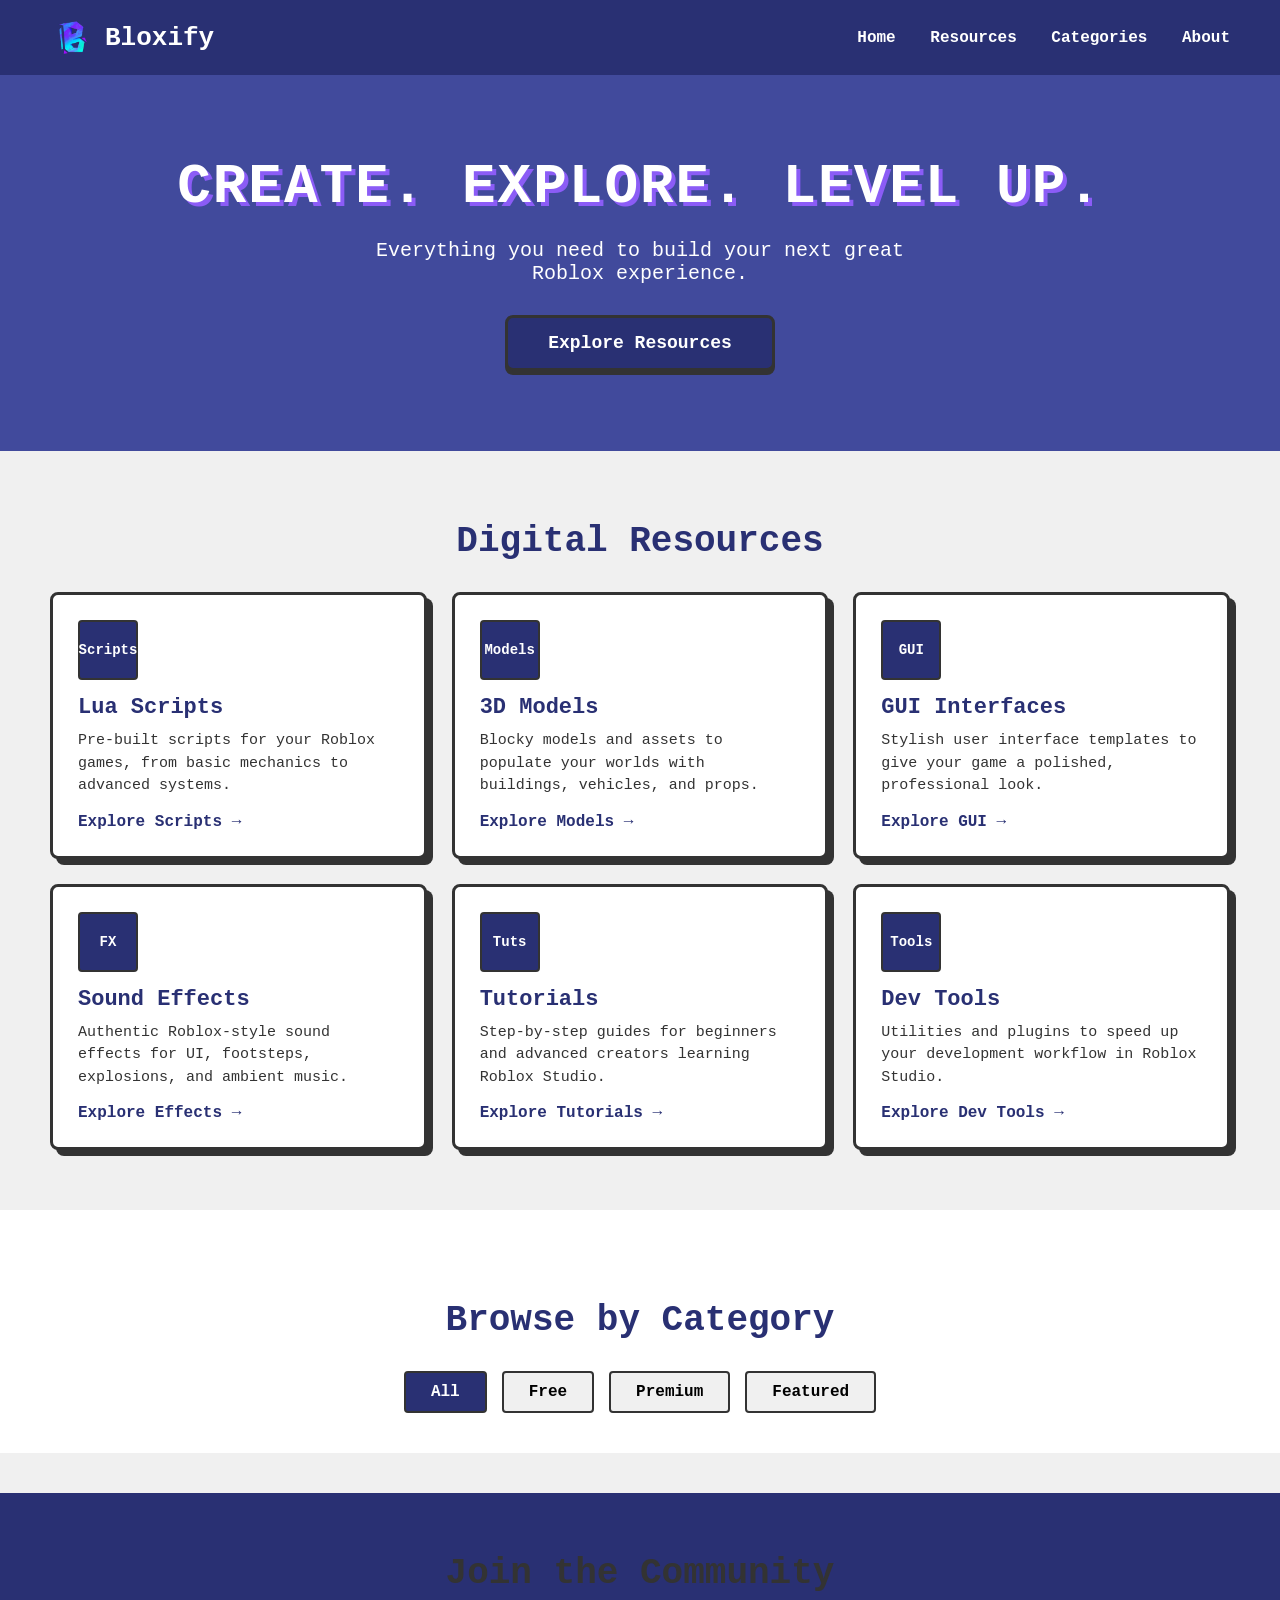
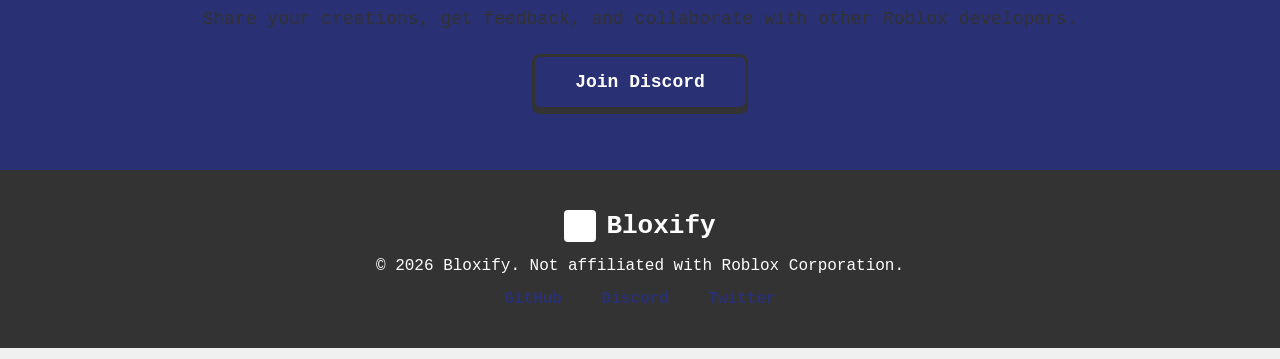
<file: index.html>
<!DOCTYPE html>
<html lang="en">
<head>
    <meta charset="UTF-8">
    <meta name="viewport" content="width=device-width, initial-scale=1.0">
    <title>Bloxify - Digital Resources</title>
    <link rel="stylesheet" href="style.css">
    <link href="https://fonts.googleapis.com/css2?family=Roboto:wght@400;700;900&display=swap" rel="stylesheet">
    <link rel="stylesheet" href="../style.css">
</head>
<body>
    <header class="navbar">
<div class="logo">
    <img src="images/bloxify-logo.png" alt="Bloxify Logo">
    <span>Bloxify</span>
</div>
        <nav class="nav-links">
            <a href="#home">Home</a>
            <a href="#resources">Resources</a>
            <a href="#categories">Categories</a>
            <a href="#about">About</a>
        </nav>
    </header>

    <section class="hero">
        <div class="hero-content">
           <h1>CREATE. EXPLORE. LEVEL UP.</h1>
<p>
    Everything you need to build your next
    great Roblox experience.
</p> 
           
            <a href="#resources" class="btn-primary">Explore Resources</a>
        </div>
    </section>

    <section id="resources" class="resources">
        <h2 class="section-title">Digital Resources</h2>
        <div class="resource-grid">
            
<div class="resource-card">
    <div class="card-icon">Scripts</div>
    <h3>Lua Scripts</h3>
    <p>Pre-built scripts for your Roblox games, from basic mechanics to advanced systems.</p>
    <a href="resources/scripts.html" class="card-link">Explore Scripts &rarr;</a>
</div>

        <div class="resource-card">
                <div class="card-icon">Models</div>
                <h3>3D Models</h3>
                <p>Blocky models and assets to populate your worlds with buildings, vehicles, and props.</p>
                <a href="resources/models.html" class="card-link">Explore Models &rarr;</a>
            </div>
            <div class="resource-card">
                <div class="card-icon">GUI</div>
                <h3>GUI Interfaces</h3>
                <p>Stylish user interface templates to give your game a polished, professional look.</p>
               <a href="resources/gui.html" class="card-link">Explore GUI &rarr;</a>
            </div>
            <div class="resource-card">
                <div class="card-icon">FX</div>
                <h3>Sound Effects</h3>
                <p>Authentic Roblox-style sound effects for UI, footsteps, explosions, and ambient music.</p>
               <a href="resources/effects.html" class="card-link">Explore Effects &rarr;</a>

            </div>
            <div class="resource-card">
                <div class="card-icon">Tuts</div>
                <h3>Tutorials</h3>
                <p>Step-by-step guides for beginners and advanced creators learning Roblox Studio.</p>
<a href="resources/tutorials.html" class="card-link">Explore Tutorials &rarr;</a>
            </div>
            <div class="resource-card">
                <div class="card-icon">Tools</div>
                <h3>Dev Tools</h3>
                <p>Utilities and plugins to speed up your development workflow in Roblox Studio.</p>
                <a href="resources/devtools.html" class="card-link">Explore Dev Tools &rarr;</a>
            </div>
        </div>
    </section>

    <section id="categories" class="categories">
        <h2 class="section-title">Browse by Category</h2>
        <div class="category-tabs">
            <button class="cat-tab active">All</button>
            <button class="cat-tab">Free</button>
            <button class="cat-tab">Premium</button>
            <button class="cat-tab">Featured</button>
        </div>
    </section>

    <section class="cta">
        <h2>Join the Community</h2>
        <p>Share your creations, get feedback, and collaborate with other Roblox developers.</p>
        <a href="#" class="btn-primary">Join Discord</a>
    </section>

    <footer class="footer">
        <div class="footer-content">
            <div class="logo">
                <div class="block-icon"></div>
                <span>Bloxify</span>
            </div>
            <p>&copy; 2026 Bloxify. Not affiliated with Roblox Corporation.</p>
            <div class="social-links">
                <a href="#">GitHub</a>
                <a href="#">Discord</a>
                <a href="#">Twitter</a>
            </div>
        </div>
    </footer>

    <script src="script.js"></script>
</body>
</html>
</file>
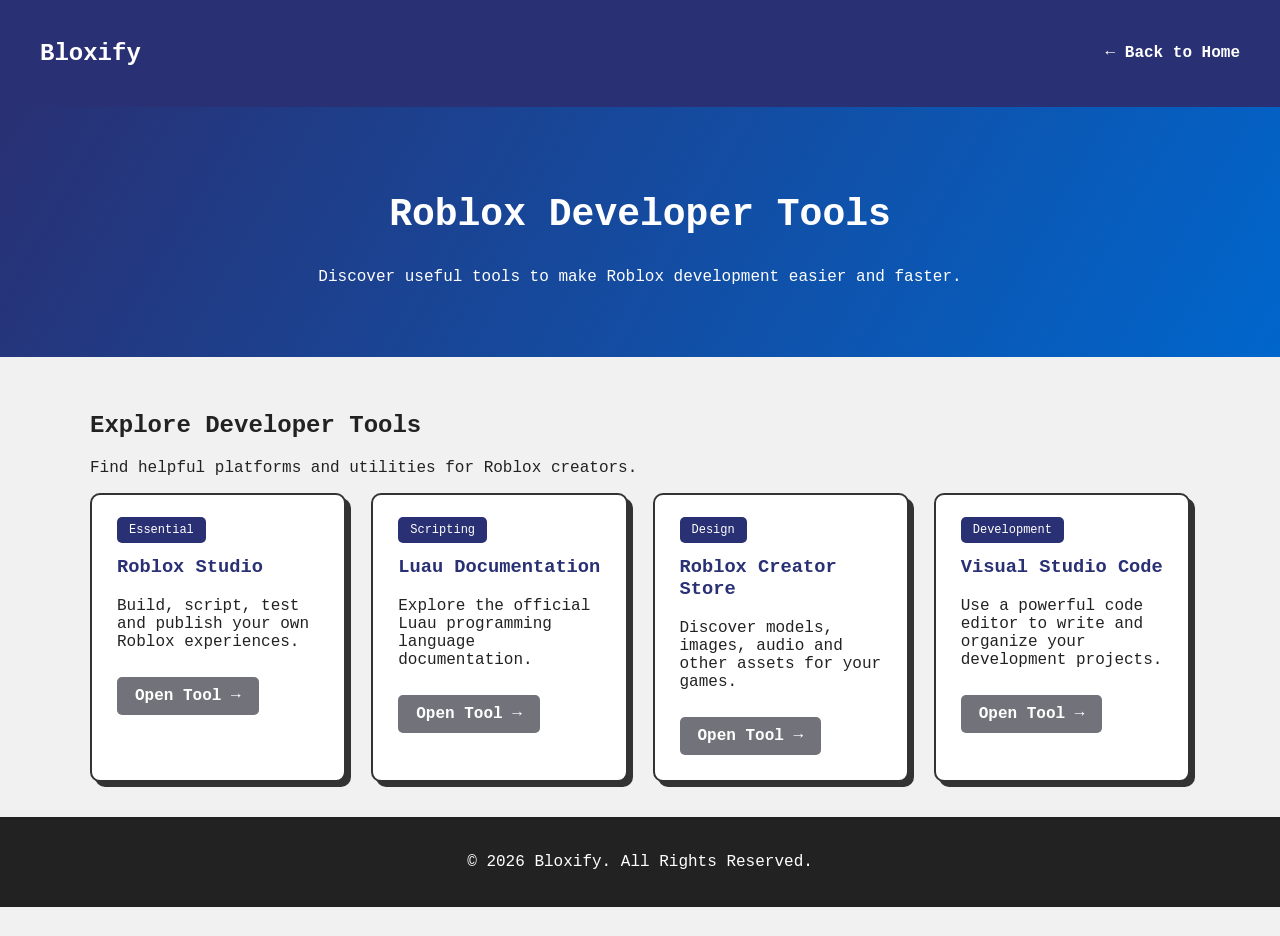
<file: resources/devtools.html>
<!DOCTYPE html>
<html lang="en">
<head>
    <meta charset="UTF-8">
    <meta name="viewport" content="width=device-width, initial-scale=1.0">

    <title>Developer Tools | Bloxify</title>

    <style>
        body {
            margin: 0;
            font-family: Oxanium, Monospace;
            background: #f1f1f1;
            color: #222;
        }

        header {
            background: #293073;
            color: white;
            padding: 20px 40px;
            display: flex;
            justify-content: space-between;
            align-items: center;
        }

        header a {
            color: white;
            text-decoration: none;
            font-weight: bold;
        }

        .hero {
            background: linear-gradient(120deg, #293073, #0066cc);
            color: white;
            text-align: center;
            padding: 55px 20px;
        }

        .hero h1 {
            font-size: 38px;
        }

        .container {
            max-width: 1100px;
            margin: auto;
            padding: 35px 20px;
        }

        .resource-grid {
            display: grid;
            grid-template-columns:
                repeat(auto-fit, minmax(250px, 1fr));
            gap: 25px;
        }

        .card {
            background: white;
            padding: 25px;
            border: 2px solid #333;
            border-radius: 10px;
            box-shadow: 5px 5px #333;
        }

        .card h3 {
            color: #293073;
        }

        .tag {
            background: #293073;
            color: white;
            padding: 6px 12px;
            border-radius: 5px;
            font-size: 12px;
        }

        .card a {
            display: inline-block;
            background: #72727a;
            color: #ffffff;
            padding: 10px 18px;
            text-decoration: none;
            border-radius: 5px;
            font-weight: bold;
            margin-top: 10px;
        }

        .card a:hover {
            background: #293073;
        }

        footer {
            background: #222;
            color: white;
            text-align: center;
            padding: 20px;
        }
    </style>
</head>

<body>

<header>
    <h2>Bloxify</h2>
    <a href="../index.html">← Back to Home</a>
</header>

<section class="hero">
    <h1>Roblox Developer Tools</h1>
    <p>Discover useful tools to make Roblox development easier and faster.</p>
</section>

<main class="container">

    <h2>Explore Developer Tools</h2>
    <p>Find helpful platforms and utilities for Roblox creators.</p>

    <div class="resource-grid">

        <div class="card">
            <span class="tag">Essential</span>
            <h3>Roblox Studio</h3>
            <p>Build, script, test and publish your own Roblox experiences.</p>
            <a href="https://create.roblox.com/"
               target="_blank">Open Tool →</a>
        </div>

        <div class="card">
            <span class="tag">Scripting</span>
            <h3>Luau Documentation</h3>
            <p>Explore the official Luau programming language documentation.</p>
            <a href="https://luau.org/"
               target="_blank">Open Tool →</a>
        </div>

        <div class="card">
            <span class="tag">Design</span>
            <h3>Roblox Creator Store</h3>
            <p>Discover models, images, audio and other assets for your games.</p>
            <a href="https://create.roblox.com/store"
               target="_blank">Open Tool →</a>
        </div>

        <div class="card">
            <span class="tag">Development</span>
            <h3>Visual Studio Code</h3>
            <p>Use a powerful code editor to write and organize your development projects.</p>
            <a href="https://code.visualstudio.com/"
               target="_blank">Open Tool →</a>
        </div>

    </div>

</main>

<footer>
    <p>© 2026 Bloxify. All Rights Reserved.</p>
</footer>

</body>
</html>
</file>
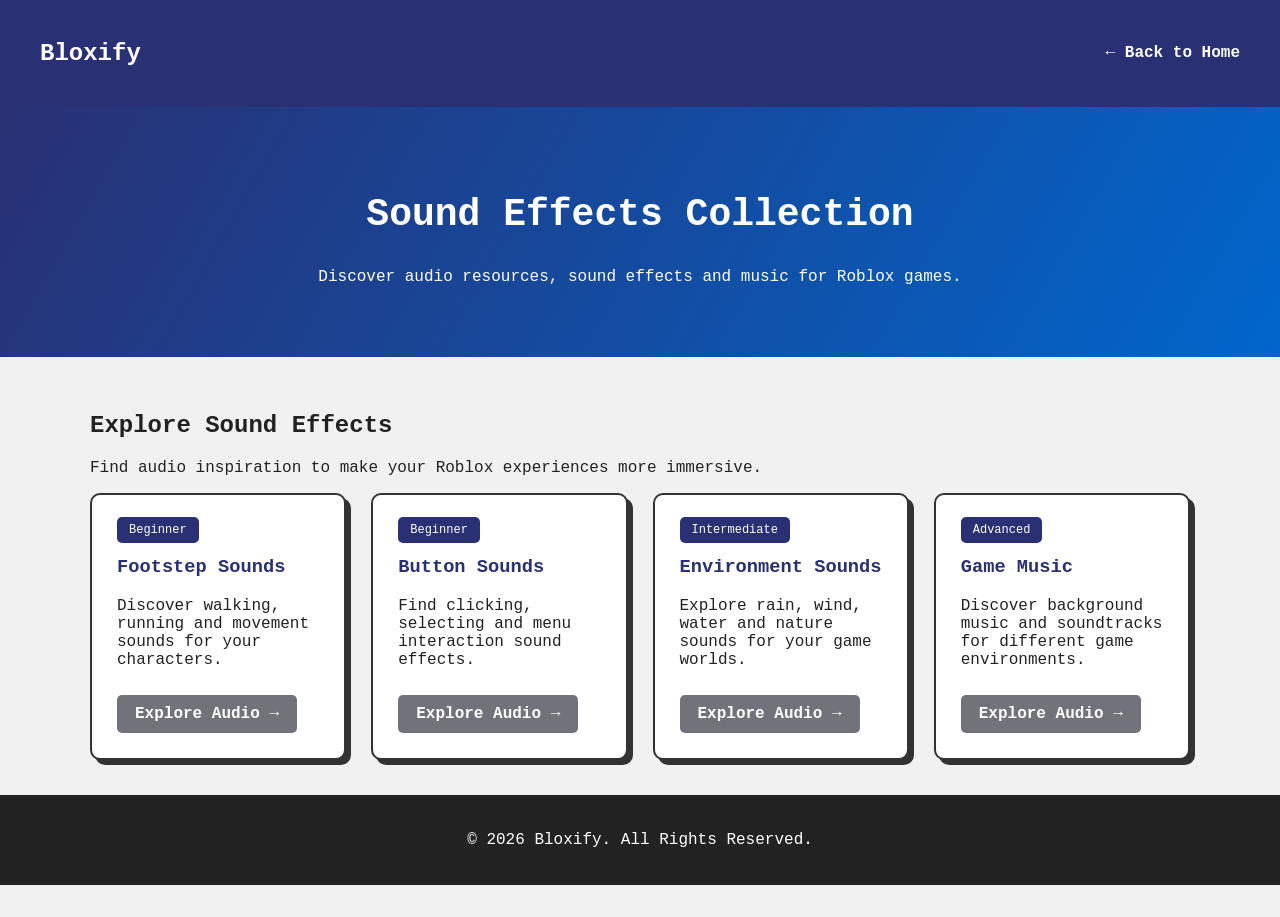
<file: resources/effects.html>
<!DOCTYPE html>
<html lang="en">
<head>
    <meta charset="UTF-8">
    <meta name="viewport" content="width=device-width, initial-scale=1.0">

    <title>Sound Effects | Bloxify</title>

    <style>
        body {
            margin: 0;
            font-family: Oxanium, Monospace;
            background: #f1f1f1;
            color: #222;
        }

        header {
            background: #293073;
            color: white;
            padding: 20px 40px;
            display: flex;
            justify-content: space-between;
            align-items: center;
        }

        header a {
            color: white;
            text-decoration: none;
            font-weight: bold;
        }

        .hero {
            background: linear-gradient(120deg, #293073, #0066cc);
            color: white;
            text-align: center;
            padding: 55px 20px;
        }

        .hero h1 {
            font-size: 38px;
        }

        .container {
            max-width: 1100px;
            margin: auto;
            padding: 35px 20px;
        }

        .resource-grid {
            display: grid;
            grid-template-columns:
                repeat(auto-fit, minmax(250px, 1fr));
            gap: 25px;
        }

        .card {
            background: white;
            padding: 25px;
            border: 2px solid #333;
            border-radius: 10px;
            box-shadow: 5px 5px #333;
        }

        .card h3 {
            color: #293073;
        }

        .tag {
            background: #293073;
            color: white;
            padding: 6px 12px;
            border-radius: 5px;
            font-size: 12px;
        }

        .card a {
            display: inline-block;
            background: #72727a;
            color: #ffffff;
            padding: 10px 18px;
            text-decoration: none;
            border-radius: 5px;
            font-weight: bold;
            margin-top: 10px;
        }

        .card a:hover {
            background: #293073;
        }

        footer {
            background: #222;
            color: white;
            text-align: center;
            padding: 20px;
        }
    </style>
</head>

<body>

<header>
    <h2>Bloxify</h2>
    <a href="index.html">← Back to Home</a>
</header>

<section class="hero">
    <h1>Sound Effects Collection</h1>
    <p>Discover audio resources, sound effects and music for Roblox games.</p>
</section>

<main class="container">

    <h2>Explore Sound Effects</h2>
    <p>Find audio inspiration to make your Roblox experiences more immersive.</p>

    <div class="resource-grid">

        <div class="card">
            <span class="tag">Beginner</span>
            <h3>Footstep Sounds</h3>
            <p>Discover walking, running and movement sounds for your characters.</p>
            <a href="https://create.roblox.com/store/audio"
               target="_blank">Explore Audio →</a>
        </div>

        <div class="card">
            <span class="tag">Beginner</span>
            <h3>Button Sounds</h3>
            <p>Find clicking, selecting and menu interaction sound effects.</p>
            <a href="https://create.roblox.com/store/audio"
               target="_blank">Explore Audio →</a>
        </div>

        <div class="card">
            <span class="tag">Intermediate</span>
            <h3>Environment Sounds</h3>
            <p>Explore rain, wind, water and nature sounds for your game worlds.</p>
            <a href="https://create.roblox.com/store/audio"
               target="_blank">Explore Audio →</a>
        </div>

        <div class="card">
            <span class="tag">Advanced</span>
            <h3>Game Music</h3>
            <p>Discover background music and soundtracks for different game environments.</p>
            <a href="https://create.roblox.com/store/audio"
               target="_blank">Explore Audio →</a>
        </div>

    </div>

</main>

<footer>
    <p>© 2026 Bloxify. All Rights Reserved.</p>
</footer>

</body>
</html>
</file>
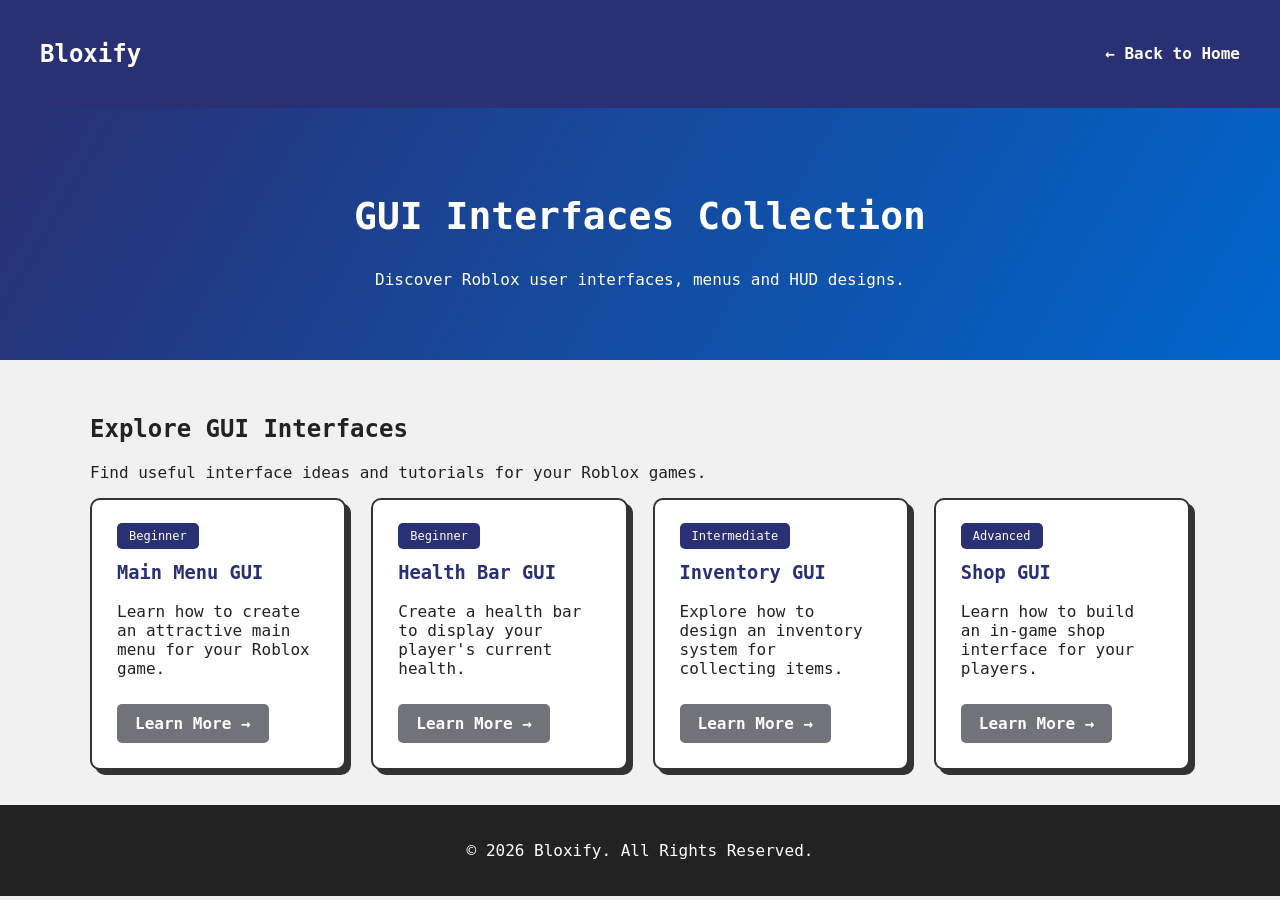
<file: resources/gui.html>
<!DOCTYPE html>
<html lang="en">
<head>
    <meta charset="UTF-8">
    <meta name="viewport" content="width=device-width, initial-scale=1.0">

    <title>GUI Interfaces | Bloxify</title>

    <style>
        body {
            margin: 0;
            font-family: Oxanium, Monospace;
            background: #f1f1f1;
            color: #222;
        }

        header {
            background: #293073;
            color: white;
            padding: 20px 40px;
            display: flex;
            justify-content: space-between;
            align-items: center;
        }

        header a {
            color: white;
            text-decoration: none;
            font-weight: bold;
        }

        .hero {
            background: linear-gradient(120deg, #293073, #0066cc);
            color: white;
            text-align: center;
            padding: 55px 20px;
        }

        .hero h1 {
            font-size: 38px;
        }

        .container {
            max-width: 1100px;
            margin: auto;
            padding: 35px 20px;
        }

        .resource-grid {
            display: grid;
            grid-template-columns:
                repeat(auto-fit, minmax(250px, 1fr));
            gap: 25px;
        }

        .card {
            background: white;
            padding: 25px;
            border: 2px solid #333;
            border-radius: 10px;
            box-shadow: 5px 5px #333;
        }

        .card h3 {
            color: #293073;
        }

        .tag {
            background: #293073;
            color: white;
            padding: 6px 12px;
            border-radius: 5px;
            font-size: 12px;
        }

        .card a {
            display: inline-block;
            background: #72727a;
            color: #ffffff;
            padding: 10px 18px;
            text-decoration: none;
            border-radius: 5px;
            font-weight: bold;
            margin-top: 10px;
        }

        .card a:hover {
            background: #293073;
        }

        footer {
            background: #222;
            color: white;
            text-align: center;
            padding: 20px;
        }
    </style>
</head>

<body>

<header>
    <h2>Bloxify</h2>
    <a href="index.html">← Back to Home</a>
</header>

<section class="hero">
    <h1>GUI Interfaces Collection</h1>
    <p>Discover Roblox user interfaces, menus and HUD designs.</p>
</section>

<main class="container">

    <h2>Explore GUI Interfaces</h2>
    <p>Find useful interface ideas and tutorials for your Roblox games.</p>

    <div class="resource-grid">

        <div class="card">
            <span class="tag">Beginner</span>
            <h3>Main Menu GUI</h3>
            <p>Learn how to create an attractive main menu for your Roblox game.</p>
            <a href="https://create.roblox.com/docs"
               target="_blank">Learn More →</a>
        </div>

        <div class="card">
            <span class="tag">Beginner</span>
            <h3>Health Bar GUI</h3>
            <p>Create a health bar to display your player's current health.</p>
            <a href="https://create.roblox.com/docs"
               target="_blank">Learn More →</a>
        </div>

        <div class="card">
            <span class="tag">Intermediate</span>
            <h3>Inventory GUI</h3>
            <p>Explore how to design an inventory system for collecting items.</p>
            <a href="https://create.roblox.com/docs"
               target="_blank">Learn More →</a>
        </div>

        <div class="card">
            <span class="tag">Advanced</span>
            <h3>Shop GUI</h3>
            <p>Learn how to build an in-game shop interface for your players.</p>
            <a href="https://create.roblox.com/docs"
               target="_blank">Learn More →</a>
        </div>

    </div>

</main>

<footer>
    <p>© 2026 Bloxify. All Rights Reserved.</p>
</footer>

</body>
</html>
</file>
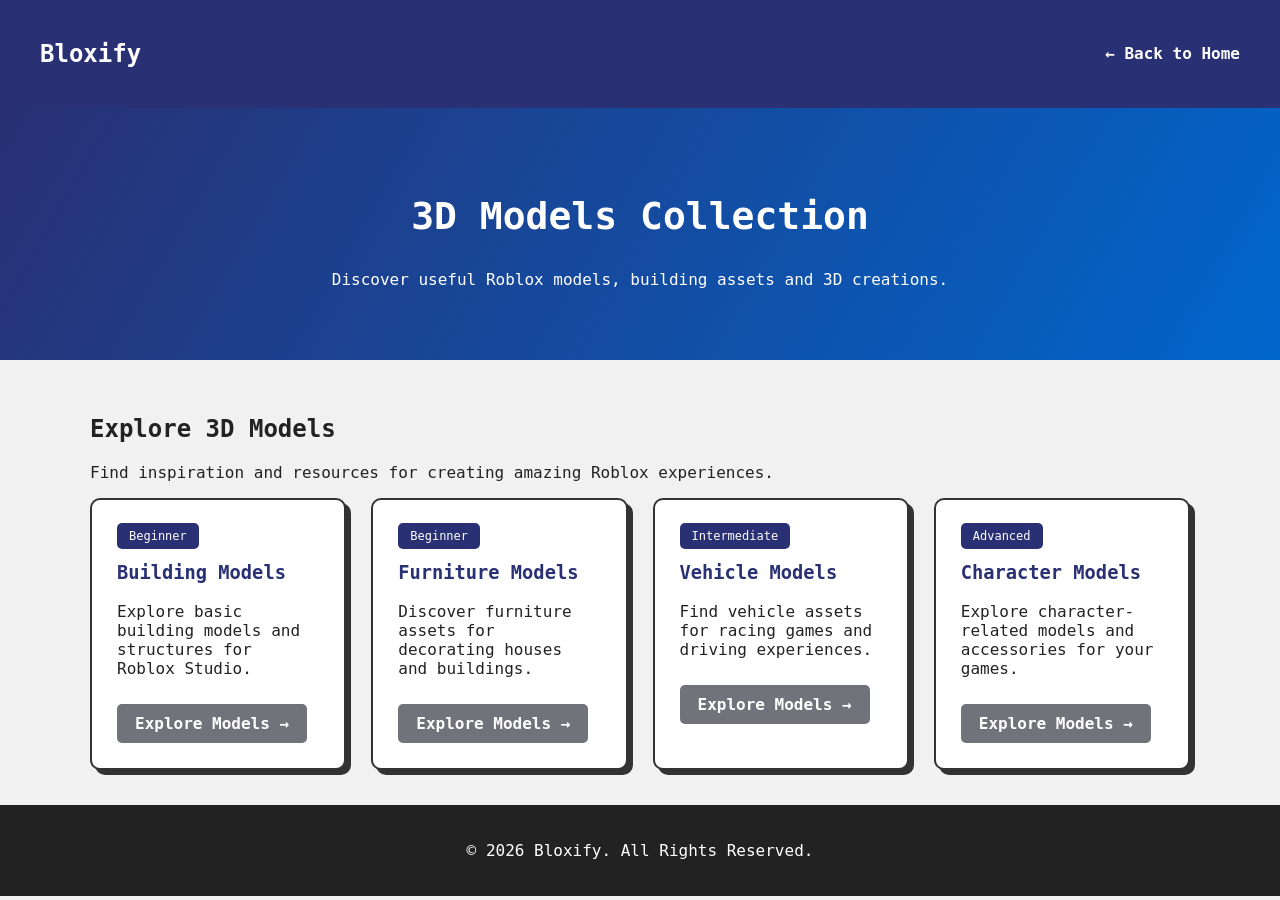
<file: resources/models.html>
<!DOCTYPE html>
<html lang="en">
<head>
    <meta charset="UTF-8">
    <meta name="viewport" content="width=device-width, initial-scale=1.0">

    <title>3D Models | Bloxify</title>

    <style>
        body {
            margin: 0;
            font-family: Oxanium, Monospace;
            background: #f1f1f1;
            color: #222;
        }

        header {
            background: #293073;
            color: white;
            padding: 20px 40px;
            display: flex;
            justify-content: space-between;
            align-items: center;
        }

        header a {
            color: white;
            text-decoration: none;
            font-weight: bold;
        }

        .hero {
            background: linear-gradient(120deg, #293073, #0066cc);
            color: white;
            text-align: center;
            padding: 55px 20px;
        }

        .hero h1 {
            font-size: 38px;
        }

        .container {
            max-width: 1100px;
            margin: auto;
            padding: 35px 20px;
        }

        .resource-grid {
            display: grid;
            grid-template-columns:
                repeat(auto-fit, minmax(250px, 1fr));
            gap: 25px;
        }

        .card {
            background: white;
            padding: 25px;
            border: 2px solid #333;
            border-radius: 10px;
            box-shadow: 5px 5px #333;
        }

        .card h3 {
            color: #293073;
        }

        .tag {
            background: #293073;
            color: white;
            padding: 6px 12px;
            border-radius: 5px;
            font-size: 12px;
        }

        .card a {
            display: inline-block;
            background: #72727a;
            color: #ffffff;
            padding: 10px 18px;
            text-decoration: none;
            border-radius: 5px;
            font-weight: bold;
            margin-top: 10px;
        }

        .card a:hover {
            background: #293073;
        }

        footer {
            background: #222;
            color: white;
            text-align: center;
            padding: 20px;
        }
    </style>
</head>

<body>

<header>
    <h2>Bloxify</h2>
    <a href="../index.html">← Back to Home</a>
</header>

<section class="hero">
    <h1>3D Models Collection</h1>
    <p>Discover useful Roblox models, building assets and 3D creations.</p>
</section>

<main class="container">

    <h2>Explore 3D Models</h2>
    <p>Find inspiration and resources for creating amazing Roblox experiences.</p>

    <div class="resource-grid">

        <div class="card">
            <span class="tag">Beginner</span>
            <h3>Building Models</h3>
            <p>Explore basic building models and structures for Roblox Studio.</p>
            <a href="https://create.roblox.com/store/models"
               target="_blank">Explore Models →</a>
        </div>

        <div class="card">
            <span class="tag">Beginner</span>
            <h3>Furniture Models</h3>
            <p>Discover furniture assets for decorating houses and buildings.</p>
            <a href="https://create.roblox.com/store/models"
               target="_blank">Explore Models →</a>
        </div>

        <div class="card">
            <span class="tag">Intermediate</span>
            <h3>Vehicle Models</h3>
            <p>Find vehicle assets for racing games and driving experiences.</p>
            <a href="https://create.roblox.com/store/models"
               target="_blank">Explore Models →</a>
        </div>

        <div class="card">
            <span class="tag">Advanced</span>
            <h3>Character Models</h3>
            <p>Explore character-related models and accessories for your games.</p>
            <a href="https://create.roblox.com/store/models"
               target="_blank">Explore Models →</a>
        </div>

    </div>

</main>

<footer>
    <p>© 2026 Bloxify. All Rights Reserved.</p>
</footer>

</body>
</html>
</file>
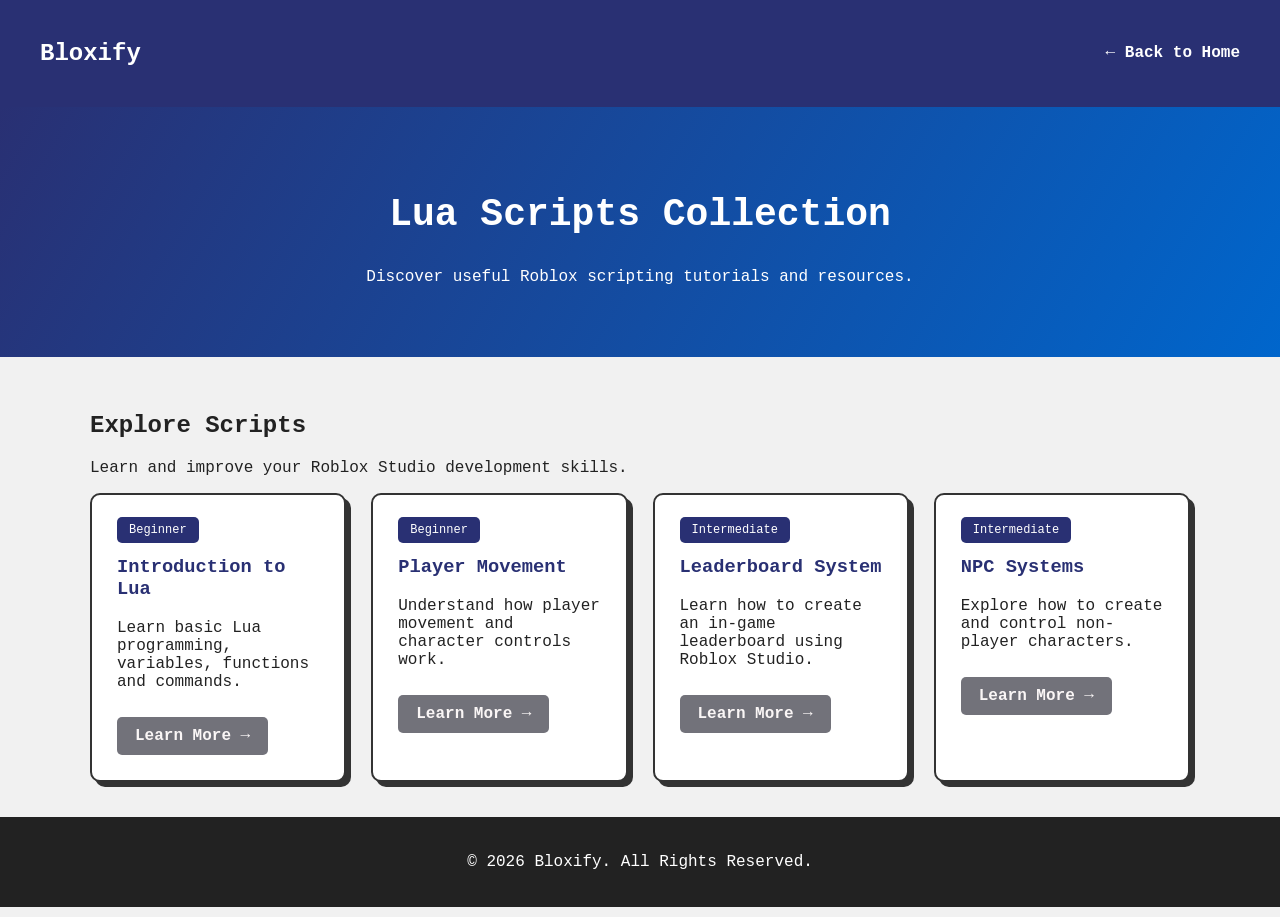
<file: resources/scripts.html>
<!DOCTYPE html>
<html lang="en">
<head>
    <meta charset="UTF-8">
    <meta name="viewport" content="width=device-width, initial-scale=1.0">

    <title>Lua Scripts | Bloxify</title>

    <style>
        body {
            margin: 0;
            font-family: Oxanium, Monospace;
            background: #f1f1f1;
            color: #222;
        }

        header {
            background: #293073;
            color: white;
            padding: 20px 40px;
            display: flex;
            justify-content: space-between;
            align-items: center;
        }

        header a {
            color: white;
            text-decoration: none;
            font-weight: bold;
        }

        .hero {
            background: linear-gradient(120deg, #293073, #0066cc);
            color: white;
            text-align: center;
            padding: 55px 20px;
        }

        .hero h1 {
            font-size: 38px;
        }

        .container {
            max-width: 1100px;
            margin: auto;
            padding: 35px 20px;
        }

        .resource-grid {
            display: grid;
            grid-template-columns:
                repeat(auto-fit, minmax(250px, 1fr));
            gap: 25px;
        }

        .card {
            background: white;
            padding: 25px;
            border: 2px solid #333;
            border-radius: 10px;
            box-shadow: 5px 5px #333;
        }

        .card h3 {
            color: #293073;
        }

        .tag {
            background: #293073;
            color: white;
            padding: 6px 12px;
            border-radius: 5px;
            font-size: 12px;
        }

        .card a {
            display: inline-block;
            background: #72727a;
            color: #faf6f6;
            padding: 10px 18px;
            text-decoration: none;
            border-radius: 5px;
            font-weight: bold;
            margin-top: 10px;
        }

        .card a:hover {
            background: #2b4388;
        }

        footer {
            background: #222;
            color: white;
            text-align: center;
            padding: 20px;
            
        }
    </style>
    
   
</head>

<body>

<header>
    <h2>Bloxify</h2>
    <a href="../index.html">← Back to Home</a>
</header>

<section class="hero">
    <h1>Lua Scripts Collection</h1>
    <p>Discover useful Roblox scripting tutorials and resources.</p>
</section>

<main class="container">

    <h2>Explore Scripts</h2>
    <p>Learn and improve your Roblox Studio development skills.</p>

    <div class="resource-grid">

        <div class="card">
            <span class="tag">Beginner</span>
            <h3>Introduction to Lua</h3>
            <p>Learn basic Lua programming, variables,
            functions and commands.</p>
            <a href="https://create.roblox.com/docs/luau"
               target="_blank">Learn More →</a>
        </div>

        <div class="card">
            <span class="tag">Beginner</span>
            <h3>Player Movement</h3>
            <p>Understand how player movement and
            character controls work.</p>
            <a href="https://create.roblox.com/docs"
               target="_blank">Learn More →</a>
        </div>

        <div class="card">
            <span class="tag">Intermediate</span>
            <h3>Leaderboard System</h3>
            <p>Learn how to create an in-game
            leaderboard using Roblox Studio.</p>
            <a href="https://create.roblox.com/docs"
               target="_blank">Learn More →</a>
        </div>

        <div class="card">
            <span class="tag">Intermediate</span>
            <h3>NPC Systems</h3>
            <p>Explore how to create and control
            non-player characters.</p>
            <a href="https://create.roblox.com/docs"
               target="_blank">Learn More →</a>
        </div>

    </div>

</main>

<footer>
    <p>© 2026 Bloxify. All Rights Reserved.</p>
</footer>

</body>
</html>
</file>
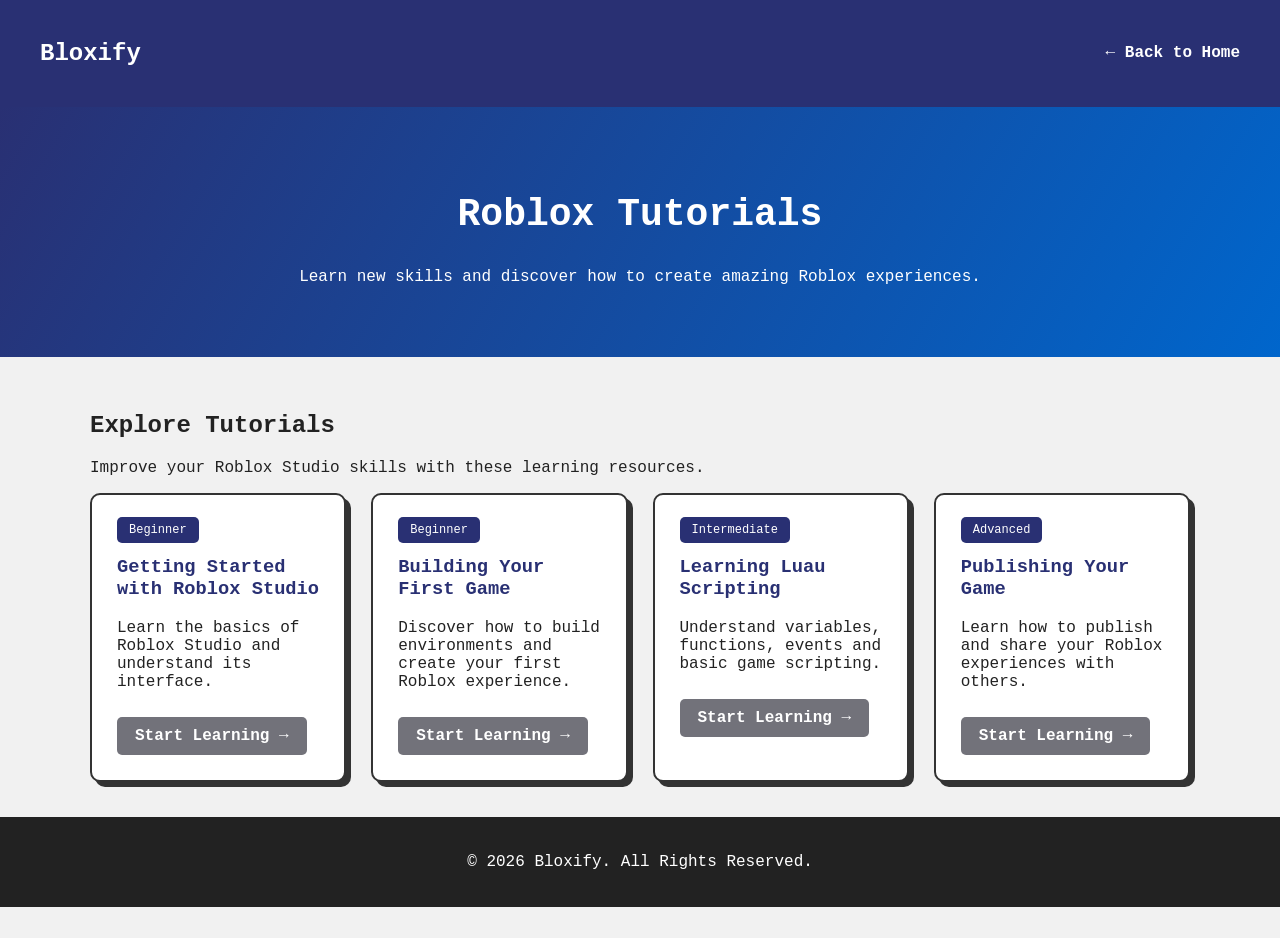
<file: resources/tutorials.html>
<!DOCTYPE html>
<html lang="en">
<head>
    <meta charset="UTF-8">
    <meta name="viewport" content="width=device-width, initial-scale=1.0">

    <title>Tutorials | Bloxify</title>

    <style>
        body {
            margin: 0;
            font-family: Oxanium, Monospace;
            background: #f1f1f1;
            color: #222;
        }

        header {
            background: #293073;
            color: white;
            padding: 20px 40px;
            display: flex;
            justify-content: space-between;
            align-items: center;
        }

        header a {
            color: white;
            text-decoration: none;
            font-weight: bold;
        }

        .hero {
            background: linear-gradient(120deg, #293073, #0066cc);
            color: white;
            text-align: center;
            padding: 55px 20px;
        }

        .hero h1 {
            font-size: 38px;
        }

        .container {
            max-width: 1100px;
            margin: auto;
            padding: 35px 20px;
        }

        .resource-grid {
            display: grid;
            grid-template-columns:
                repeat(auto-fit, minmax(250px, 1fr));
            gap: 25px;
        }

        .card {
            background: white;
            padding: 25px;
            border: 2px solid #333;
            border-radius: 10px;
            box-shadow: 5px 5px #333;
        }

        .card h3 {
            color: #293073;
        }

        .tag {
            background: #293073;
            color: white;
            padding: 6px 12px;
            border-radius: 5px;
            font-size: 12px;
        }

        .card a {
            display: inline-block;
            background: #72727a;
            color: #ffffff;
            padding: 10px 18px;
            text-decoration: none;
            border-radius: 5px;
            font-weight: bold;
            margin-top: 10px;
        }

        .card a:hover {
            background: #293073;
        }

        footer {
            background: #222;
            color: white;
            text-align: center;
            padding: 20px;
        }
    </style>
</head>

<body>

<header>
    <h2>Bloxify</h2>
    <a href="../index.html">← Back to Home</a>
</header>

<section class="hero">
    <h1>Roblox Tutorials</h1>
    <p>Learn new skills and discover how to create amazing Roblox experiences.</p>
</section>

<main class="container">

    <h2>Explore Tutorials</h2>
    <p>Improve your Roblox Studio skills with these learning resources.</p>

    <div class="resource-grid">

        <div class="card">
            <span class="tag">Beginner</span>
            <h3>Getting Started with Roblox Studio</h3>
            <p>Learn the basics of Roblox Studio and understand its interface.</p>
            <a href="https://create.roblox.com/docs/studio"
               target="_blank">Start Learning →</a>
        </div>

        <div class="card">
            <span class="tag">Beginner</span>
            <h3>Building Your First Game</h3>
            <p>Discover how to build environments and create your first Roblox experience.</p>
            <a href="https://create.roblox.com/docs"
               target="_blank">Start Learning →</a>
        </div>

        <div class="card">
            <span class="tag">Intermediate</span>
            <h3>Learning Luau Scripting</h3>
            <p>Understand variables, functions, events and basic game scripting.</p>
            <a href="https://create.roblox.com/docs/luau"
               target="_blank">Start Learning →</a>
        </div>

        <div class="card">
            <span class="tag">Advanced</span>
            <h3>Publishing Your Game</h3>
            <p>Learn how to publish and share your Roblox experiences with others.</p>
            <a href="https://create.roblox.com/docs"
               target="_blank">Start Learning →</a>
        </div>

    </div>

</main>

<footer>
    <p>© 2026 Bloxify. All Rights Reserved.</p>
</footer>

</body>
</html>
</file>
<file: style.css>
* {
    margin: 0;
    padding: 0;
    box-sizing: border-box;
}

body {
    font-family: 'Roboto', sans-serif;
    background: #f0f0f0;
    color: #333;
}

/* Navbar */
.navbar {
    background: #293073;
    padding: 15px 50px;
    display: flex;
    justify-content: space-between;
    align-items: center;
    box-shadow: 0 4px 12px rgba(0,0,0,0.2);
}

.logo {
    display: flex;
    align-items: center;
    gap: 10px;
    color: white;
    font-size: 24px;
    font-weight: 900;
}

.block-icon {
    width: 32px;
    height: 32px;
    background: #ffffff;
    border-radius: 4px;
}

.nav-links a {
    color: white;
    text-decoration: none;
    margin-left: 25px;
    font-weight: 700;
    font-size: 16px;
}

.nav-links a:hover {
    text-decoration: underline;
}

/* Hero */
.hero {
    background: linear-gradient(135deg, #414a9c 0%, #414a9c 100%);
    color: white;
    padding: 80px 50px;
    text-align: center;
}

.hero h1 {
    font-size: 56px;
    margin-bottom: 20px;
    font-weight: 900;
    color: #ffffff;
    text-shadow: 4px 4px 0 #8B5CF6;
    letter-spacing: 2px;
}

.hero p {
    font-size: 20px;
    margin-bottom: 30px;
    max-width: 600px;
    margin-left: auto;
    margin-right: auto;
}

/* Buttons */
.btn-primary {
    display: inline-block;
    background: #293073;
    color: #ffffff;
    padding: 15px 40px;
    text-decoration: none;
    font-weight: 900;
    font-size: 18px;
    border-radius: 8px;
    border: 3px solid #333;
    box-shadow: 0 4px 0 #333;
    transition: transform 0.1s;
}

.btn-primary:hover {
    transform: translateY(2px);
    box-shadow: 0 2px 0 #333;
}

/* Sections */
.section-title {
    text-align: center;
    font-size: 36px;
    margin: 50px 0 30px;
    color: #293073;
    font-weight: 900;
}

/* Resources */
.resources {
    padding: 20px 50px 60px;
}

.resource-grid {
    display: grid;
    grid-template-columns: repeat(auto-fit, minmax(280px, 1fr));
    gap: 25px;
    max-width: 1200px;
    margin: 0 auto;
}

.resource-card {
    background: white;
    border: 3px solid #333;
    border-radius: 8px;
    padding: 25px;
    box-shadow: 6px 6px 0 #333;
    transition: transform 0.2s;
}

.resource-card:hover {
    transform: translate(-2px, -2px);
    box-shadow: 8px 8px 0 #333;
}

.card-icon {
    width: 60px;
    height: 60px;
    background: #293073;
    color: white;
    display: flex;
    align-items: center;
    justify-content: center;
    font-weight: 900;
    font-size: 14px;
    border-radius: 4px;
    margin-bottom: 15px;
    border: 2px solid #333;
}

.resource-card h3 {
    font-size: 22px;
    margin-bottom: 10px;
    color: #293073;
}

.resource-card p {
    margin-bottom: 15px;
    line-height: 1.5;
    font-size: 15px;
}

.card-link {
    color: #293073;
    text-decoration: none;
    font-weight: 700;
}

.card-link:hover {
    text-decoration: underline;
}

/* Categories */
.categories {
    padding: 40px 50px;
    background: white;
    text-align: center;
}

.category-tabs {
    display: flex;
    justify-content: center;
    gap: 15px;
    flex-wrap: wrap;
}

.cat-tab {
    padding: 10px 25px;
    border: 2px solid #333;
    background: #f0f0f0;
    font-weight: 700;
    font-size: 16px;
    border-radius: 4px;
    cursor: pointer;
    transition: all 0.2s;
}

.cat-tab:hover {
    background: #293073;
    color: white;
}

.cat-tab.active {
    background: #293073;
    color: white;
}

/* CTA */
.cta {
    background: #293073;
    padding: 60px 50px;
    text-align: center;
    margin-top: 40px;
}

.cta h2 {
    font-size: 36px;
    margin-bottom: 15px;
    color: #333;
    font-weight: 900;
}

.cta p {
    margin-bottom: 25px;
    font-size: 18px;
    color: #333;
}

/* Footer */
.footer {
    background: #333;
    color: white;
    padding: 40px 50px;
    text-align: center;
}

.footer-content {
    max-width: 1200px;
    margin: 0 auto;
}

.footer .logo {
    justify-content: center;
    margin-bottom: 15px;
}

.footer p {
    margin-bottom: 15px;
}

.social-links a {
    color: #293073;
    text-decoration: none;
    margin: 0 15px;
    font-weight: 700;
}

.social-links a:hover {
    text-decoration: underline;
}

.logo {
    display: flex;
    align-items: center;
    gap: 10px;
}

.logo img {
    width: 45px;
    height: 45px;
    object-fit: contain;
}

.logo span {
    font-size: 26px;
    font-weight: 900;
}

@import url('https://fonts.googleapis.com/css2?family=Oxanium:wght@400;500;600;700;800&display=swap');

* {
    font-family: 'Oxanium', Monospace !important;
}

button,
input,
select,
textarea {
    font-family: 'Oxanium', Monospace !important;
}
</file>
